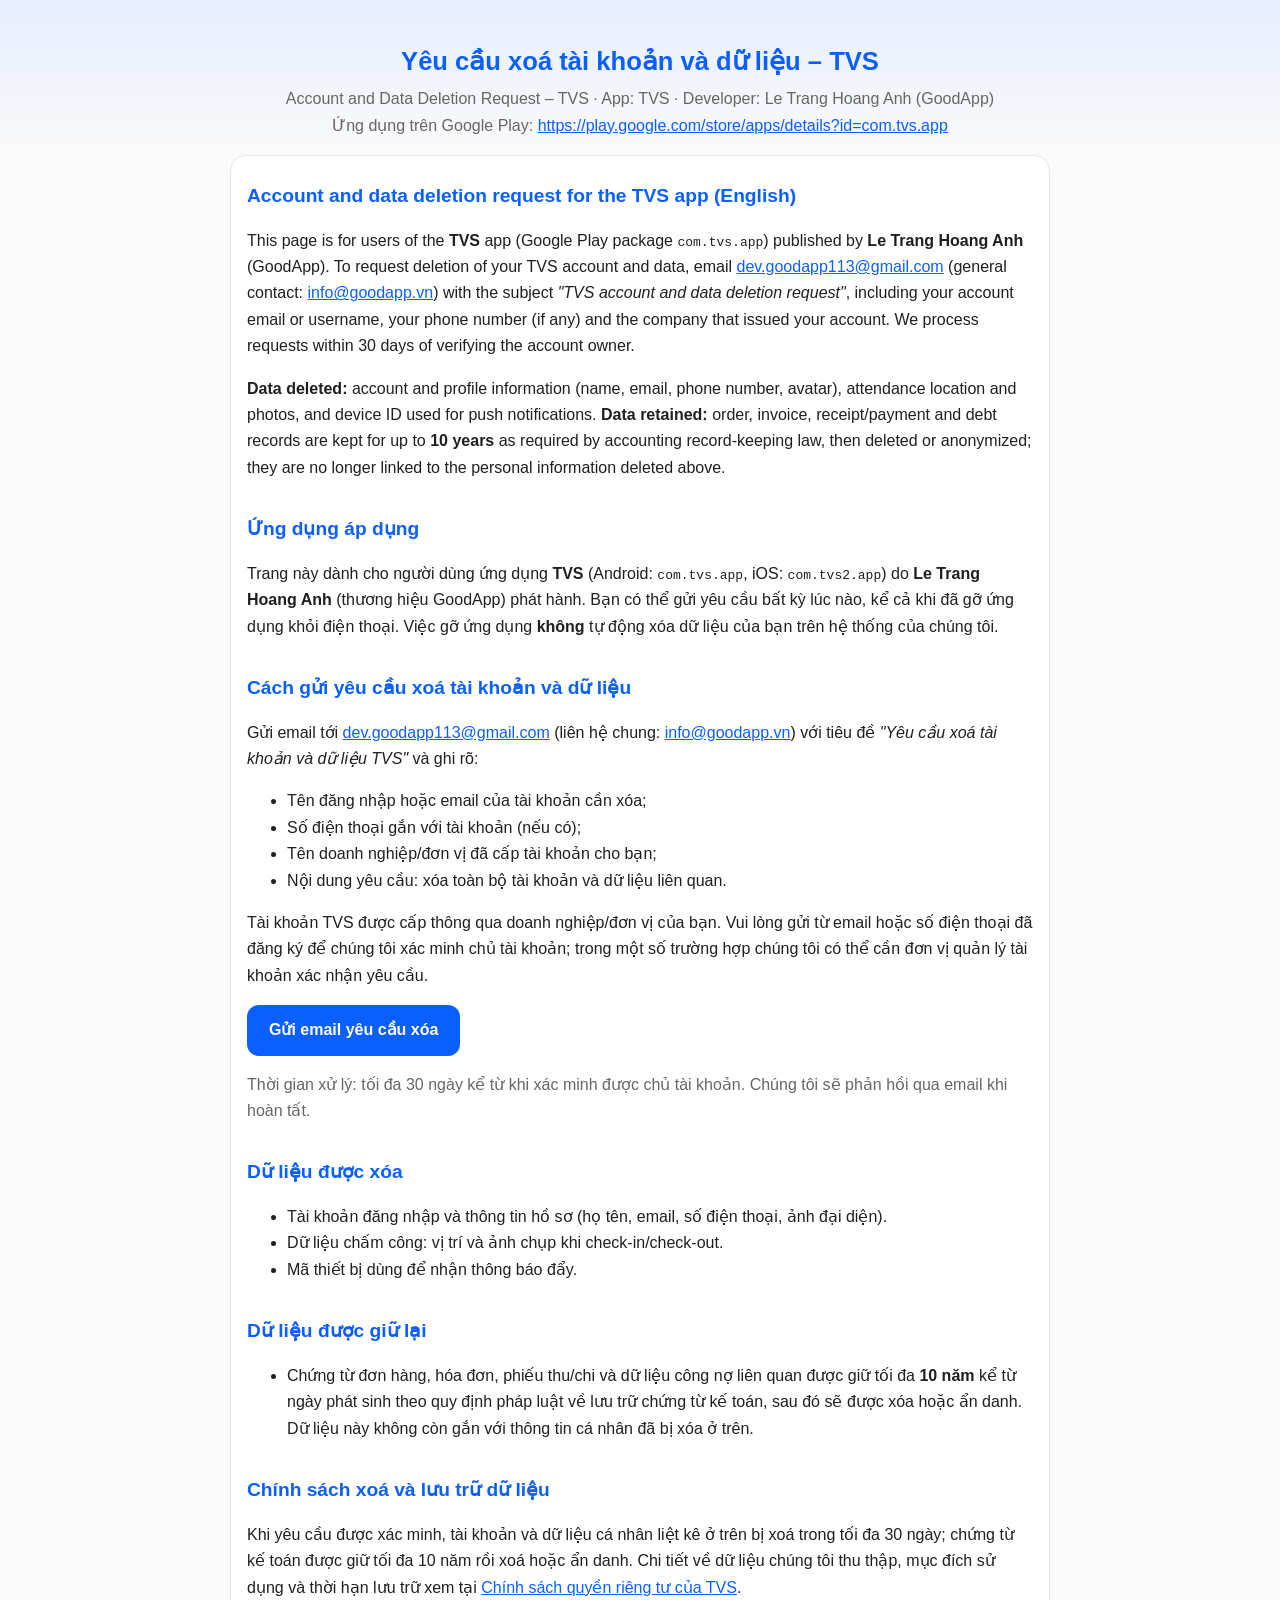
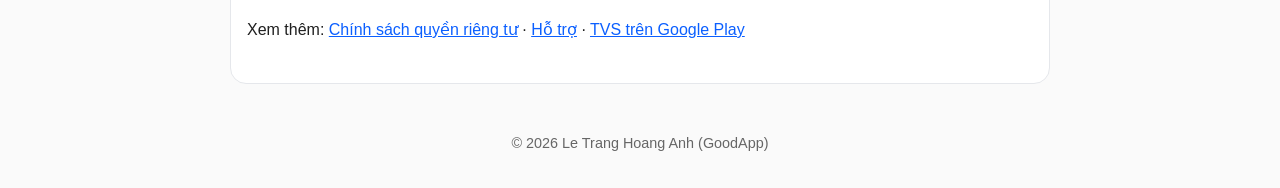
<file: index.html>
<!doctype html>
<html lang="vi">
<head>
  <meta charset="utf-8">
  <meta name="viewport" content="width=device-width, initial-scale=1">
  <title>Yêu cầu xoá tài khoản và dữ liệu – TVS</title>
  <meta name="description" content="Yêu cầu xoá tài khoản và dữ liệu của ứng dụng TVS (Google Play: com.tvs.app) do Le Trang Hoang Anh (GoodApp) phát hành.">
  <link rel="stylesheet" href="assets/style.css">
</head>
<body>
  <header>
    <h1>Yêu cầu xoá tài khoản và dữ liệu – TVS</h1>
    <p>Account and Data Deletion Request – TVS · App: TVS · Developer: Le Trang Hoang Anh (GoodApp)</p>
    <p>Ứng dụng trên Google Play: <a href="https://play.google.com/store/apps/details?id=com.tvs.app">https://play.google.com/store/apps/details?id=com.tvs.app</a></p>
  </header>

  <main>
    <h2>Account and data deletion request for the TVS app (English)</h2>
    <p>This page is for users of the <strong>TVS</strong> app (Google Play package <code>com.tvs.app</code>) published by <strong>Le Trang Hoang Anh</strong> (GoodApp). To request deletion of your TVS account and data, email <a href="mailto:dev.goodapp113@gmail.com">dev.goodapp113@gmail.com</a> (general contact: <a href="mailto:info@goodapp.vn">info@goodapp.vn</a>) with the subject <em>"TVS account and data deletion request"</em>, including your account email or username, your phone number (if any) and the company that issued your account. We process requests within 30 days of verifying the account owner.</p>
    <p><strong>Data deleted:</strong> account and profile information (name, email, phone number, avatar), attendance location and photos, and device ID used for push notifications. <strong>Data retained:</strong> order, invoice, receipt/payment and debt records are kept for up to <strong>10 years</strong> as required by accounting record-keeping law, then deleted or anonymized; they are no longer linked to the personal information deleted above.</p>

    <h2>Ứng dụng áp dụng</h2>
    <p>Trang này dành cho người dùng ứng dụng <strong>TVS</strong> (Android: <code>com.tvs.app</code>, iOS: <code>com.tvs2.app</code>) do <strong>Le Trang Hoang Anh</strong> (thương hiệu GoodApp) phát hành. Bạn có thể gửi yêu cầu bất kỳ lúc nào, kể cả khi đã gỡ ứng dụng khỏi điện thoại. Việc gỡ ứng dụng <strong>không</strong> tự động xóa dữ liệu của bạn trên hệ thống của chúng tôi.</p>

    <h2>Cách gửi yêu cầu xoá tài khoản và dữ liệu</h2>
    <p>Gửi email tới <a href="mailto:dev.goodapp113@gmail.com">dev.goodapp113@gmail.com</a> (liên hệ chung: <a href="mailto:info@goodapp.vn">info@goodapp.vn</a>) với tiêu đề <em>"Yêu cầu xoá tài khoản và dữ liệu TVS"</em> và ghi rõ:</p>
    <ul>
      <li>Tên đăng nhập hoặc email của tài khoản cần xóa;</li>
      <li>Số điện thoại gắn với tài khoản (nếu có);</li>
      <li>Tên doanh nghiệp/đơn vị đã cấp tài khoản cho bạn;</li>
      <li>Nội dung yêu cầu: xóa toàn bộ tài khoản và dữ liệu liên quan.</li>
    </ul>
    <p>Tài khoản TVS được cấp thông qua doanh nghiệp/đơn vị của bạn. Vui lòng gửi từ email hoặc số điện thoại đã đăng ký để chúng tôi xác minh chủ tài khoản; trong một số trường hợp chúng tôi có thể cần đơn vị quản lý tài khoản xác nhận yêu cầu.</p>
    <p>
      <a class="btn" href="mailto:dev.goodapp113@gmail.com?subject=Y%C3%AAu%20c%E1%BA%A7u%20x%C3%B3a%20d%E1%BB%AF%20li%E1%BB%87u%20TVS&amp;body=T%C3%AAn%20%C4%91%C4%83ng%20nh%E1%BA%ADp%20%2F%20email%3A%20%0AS%E1%BB%91%20%C4%91i%E1%BB%87n%20tho%E1%BA%A1i%3A%20%0AT%C3%AAn%20doanh%20nghi%E1%BB%87p%3A%20">Gửi email yêu cầu xóa</a>
    </p>
    <p class="note">Thời gian xử lý: tối đa 30 ngày kể từ khi xác minh được chủ tài khoản. Chúng tôi sẽ phản hồi qua email khi hoàn tất.</p>

    <h2>Dữ liệu được xóa</h2>
    <ul>
      <li>Tài khoản đăng nhập và thông tin hồ sơ (họ tên, email, số điện thoại, ảnh đại diện).</li>
      <li>Dữ liệu chấm công: vị trí và ảnh chụp khi check-in/check-out.</li>
      <li>Mã thiết bị dùng để nhận thông báo đẩy.</li>
    </ul>

    <h2>Dữ liệu được giữ lại</h2>
    <ul>
      <li>Chứng từ đơn hàng, hóa đơn, phiếu thu/chi và dữ liệu công nợ liên quan được giữ tối đa <strong>10 năm</strong> kể từ ngày phát sinh theo quy định pháp luật về lưu trữ chứng từ kế toán, sau đó sẽ được xóa hoặc ẩn danh. Dữ liệu này không còn gắn với thông tin cá nhân đã bị xóa ở trên.</li>
    </ul>

    <h2>Chính sách xoá và lưu trữ dữ liệu</h2>
    <p>Khi yêu cầu được xác minh, tài khoản và dữ liệu cá nhân liệt kê ở trên bị xoá trong tối đa 30 ngày; chứng từ kế toán được giữ tối đa 10 năm rồi xoá hoặc ẩn danh. Chi tiết về dữ liệu chúng tôi thu thập, mục đích sử dụng và thời hạn lưu trữ xem tại <a href="privacy.html">Chính sách quyền riêng tư của TVS</a>.</p>
    <p>Xem thêm: <a href="privacy.html">Chính sách quyền riêng tư</a> · <a href="support.html">Hỗ trợ</a> · <a href="https://play.google.com/store/apps/details?id=com.tvs.app">TVS trên Google Play</a></p>
  </main>

  <footer>© 2026 Le Trang Hoang Anh (GoodApp)</footer>
</body>
</html>
</file>
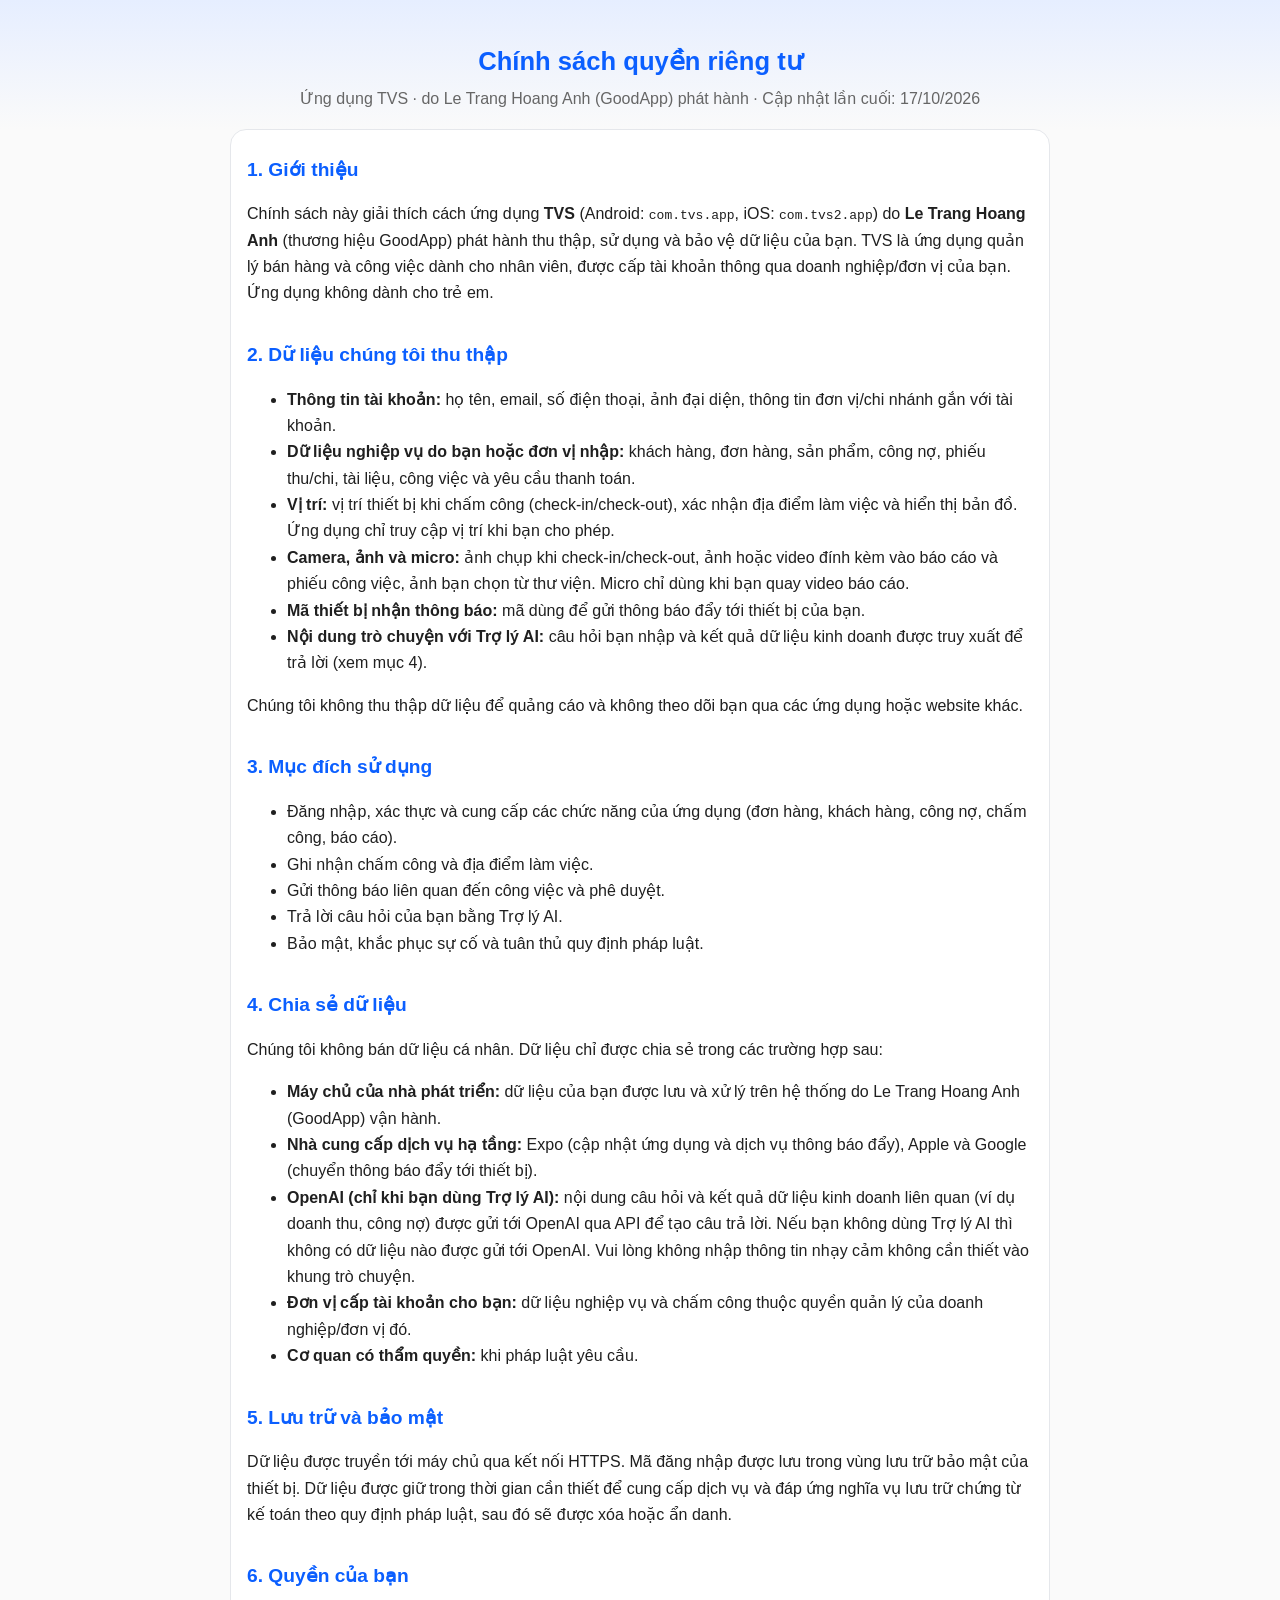
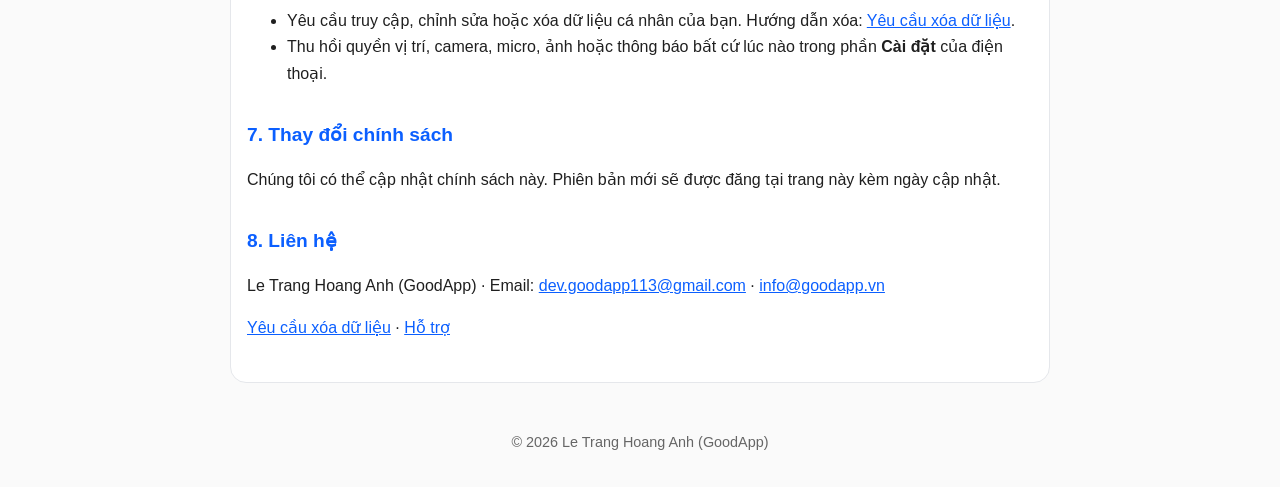
<file: privacy.html>
<!doctype html>
<html lang="vi">
<head>
  <meta charset="utf-8">
  <meta name="viewport" content="width=device-width, initial-scale=1">
  <title>Chính sách quyền riêng tư – TVS</title>
  <meta name="description" content="Chính sách quyền riêng tư của ứng dụng TVS (Android: com.tvs.app, iOS: com.tvs2.app) do Le Trang Hoang Anh (GoodApp) phát hành.">
  <link rel="stylesheet" href="assets/style.css">
</head>
<body>
  <header>
    <h1>Chính sách quyền riêng tư</h1>
    <p>Ứng dụng TVS · do Le Trang Hoang Anh (GoodApp) phát hành · Cập nhật lần cuối: 17/10/2026</p>
  </header>

  <main>
    <h2>1. Giới thiệu</h2>
    <p>Chính sách này giải thích cách ứng dụng <strong>TVS</strong> (Android: <code>com.tvs.app</code>, iOS: <code>com.tvs2.app</code>) do <strong>Le Trang Hoang Anh</strong> (thương hiệu GoodApp) phát hành thu thập, sử dụng và bảo vệ dữ liệu của bạn. TVS là ứng dụng quản lý bán hàng và công việc dành cho nhân viên, được cấp tài khoản thông qua doanh nghiệp/đơn vị của bạn. Ứng dụng không dành cho trẻ em.</p>

    <h2>2. Dữ liệu chúng tôi thu thập</h2>
    <ul>
      <li><strong>Thông tin tài khoản:</strong> họ tên, email, số điện thoại, ảnh đại diện, thông tin đơn vị/chi nhánh gắn với tài khoản.</li>
      <li><strong>Dữ liệu nghiệp vụ do bạn hoặc đơn vị nhập:</strong> khách hàng, đơn hàng, sản phẩm, công nợ, phiếu thu/chi, tài liệu, công việc và yêu cầu thanh toán.</li>
      <li><strong>Vị trí:</strong> vị trí thiết bị khi chấm công (check-in/check-out), xác nhận địa điểm làm việc và hiển thị bản đồ. Ứng dụng chỉ truy cập vị trí khi bạn cho phép.</li>
      <li><strong>Camera, ảnh và micro:</strong> ảnh chụp khi check-in/check-out, ảnh hoặc video đính kèm vào báo cáo và phiếu công việc, ảnh bạn chọn từ thư viện. Micro chỉ dùng khi bạn quay video báo cáo.</li>
      <li><strong>Mã thiết bị nhận thông báo:</strong> mã dùng để gửi thông báo đẩy tới thiết bị của bạn.</li>
      <li><strong>Nội dung trò chuyện với Trợ lý AI:</strong> câu hỏi bạn nhập và kết quả dữ liệu kinh doanh được truy xuất để trả lời (xem mục 4).</li>
    </ul>
    <p>Chúng tôi không thu thập dữ liệu để quảng cáo và không theo dõi bạn qua các ứng dụng hoặc website khác.</p>

    <h2>3. Mục đích sử dụng</h2>
    <ul>
      <li>Đăng nhập, xác thực và cung cấp các chức năng của ứng dụng (đơn hàng, khách hàng, công nợ, chấm công, báo cáo).</li>
      <li>Ghi nhận chấm công và địa điểm làm việc.</li>
      <li>Gửi thông báo liên quan đến công việc và phê duyệt.</li>
      <li>Trả lời câu hỏi của bạn bằng Trợ lý AI.</li>
      <li>Bảo mật, khắc phục sự cố và tuân thủ quy định pháp luật.</li>
    </ul>

    <h2>4. Chia sẻ dữ liệu</h2>
    <p>Chúng tôi không bán dữ liệu cá nhân. Dữ liệu chỉ được chia sẻ trong các trường hợp sau:</p>
    <ul>
      <li><strong>Máy chủ của nhà phát triển:</strong> dữ liệu của bạn được lưu và xử lý trên hệ thống do Le Trang Hoang Anh (GoodApp) vận hành.</li>
      <li><strong>Nhà cung cấp dịch vụ hạ tầng:</strong> Expo (cập nhật ứng dụng và dịch vụ thông báo đẩy), Apple và Google (chuyển thông báo đẩy tới thiết bị).</li>
      <li><strong>OpenAI (chỉ khi bạn dùng Trợ lý AI):</strong> nội dung câu hỏi và kết quả dữ liệu kinh doanh liên quan (ví dụ doanh thu, công nợ) được gửi tới OpenAI qua API để tạo câu trả lời. Nếu bạn không dùng Trợ lý AI thì không có dữ liệu nào được gửi tới OpenAI. Vui lòng không nhập thông tin nhạy cảm không cần thiết vào khung trò chuyện.</li>
      <li><strong>Đơn vị cấp tài khoản cho bạn:</strong> dữ liệu nghiệp vụ và chấm công thuộc quyền quản lý của doanh nghiệp/đơn vị đó.</li>
      <li><strong>Cơ quan có thẩm quyền:</strong> khi pháp luật yêu cầu.</li>
    </ul>

    <h2>5. Lưu trữ và bảo mật</h2>
    <p>Dữ liệu được truyền tới máy chủ qua kết nối HTTPS. Mã đăng nhập được lưu trong vùng lưu trữ bảo mật của thiết bị. Dữ liệu được giữ trong thời gian cần thiết để cung cấp dịch vụ và đáp ứng nghĩa vụ lưu trữ chứng từ kế toán theo quy định pháp luật, sau đó sẽ được xóa hoặc ẩn danh.</p>

    <h2>6. Quyền của bạn</h2>
    <ul>
      <li>Yêu cầu truy cập, chỉnh sửa hoặc xóa dữ liệu cá nhân của bạn. Hướng dẫn xóa: <a href="./">Yêu cầu xóa dữ liệu</a>.</li>
      <li>Thu hồi quyền vị trí, camera, micro, ảnh hoặc thông báo bất cứ lúc nào trong phần <strong>Cài đặt</strong> của điện thoại.</li>
    </ul>

    <h2>7. Thay đổi chính sách</h2>
    <p>Chúng tôi có thể cập nhật chính sách này. Phiên bản mới sẽ được đăng tại trang này kèm ngày cập nhật.</p>

    <h2>8. Liên hệ</h2>
    <p>Le Trang Hoang Anh (GoodApp) · Email: <a href="mailto:dev.goodapp113@gmail.com">dev.goodapp113@gmail.com</a> · <a href="mailto:info@goodapp.vn">info@goodapp.vn</a></p>
    <p><a href="./">Yêu cầu xóa dữ liệu</a> · <a href="support.html">Hỗ trợ</a></p>
  </main>

  <footer>© 2026 Le Trang Hoang Anh (GoodApp)</footer>
</body>
</html>
</file>
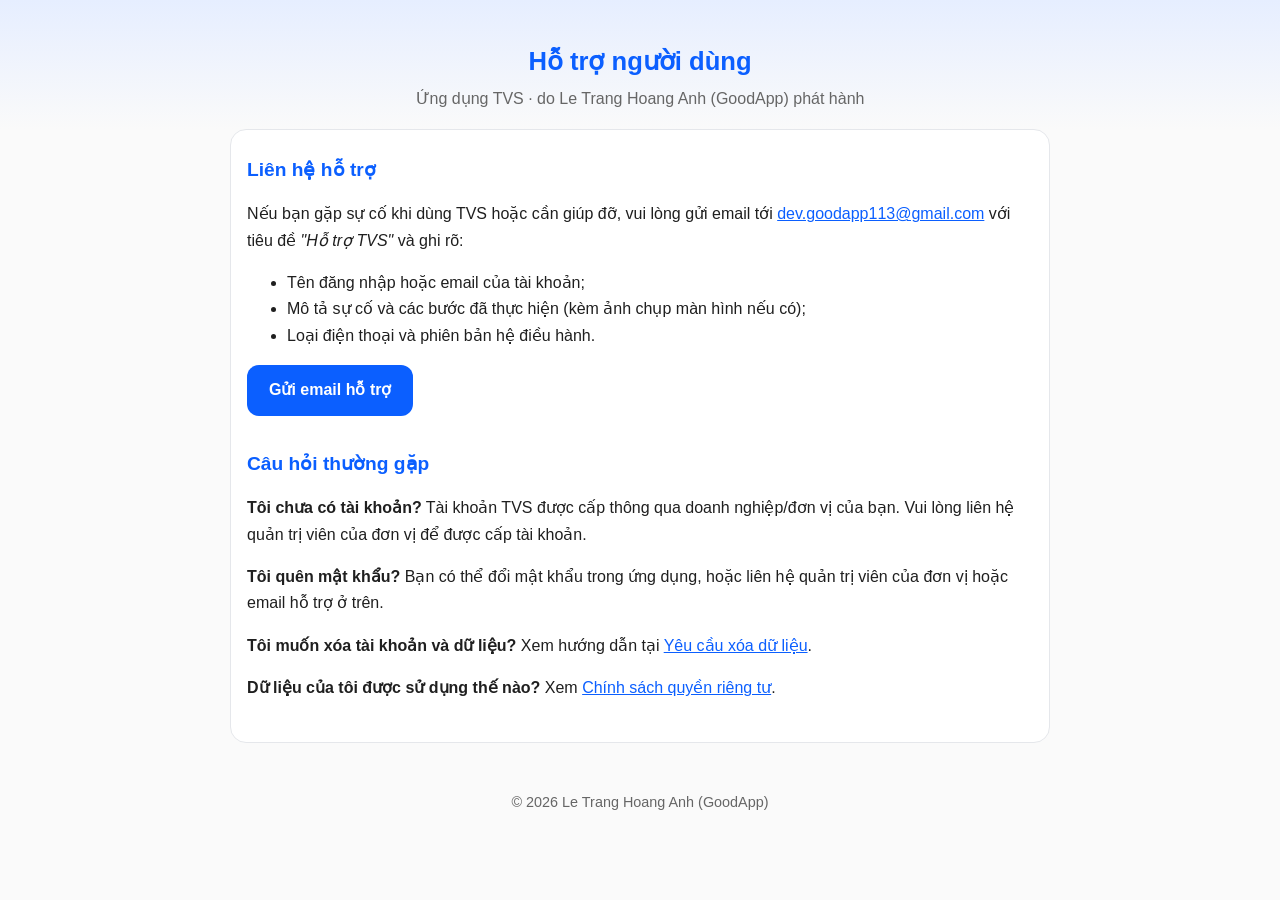
<file: support.html>
<!doctype html>
<html lang="vi">
<head>
  <meta charset="utf-8">
  <meta name="viewport" content="width=device-width, initial-scale=1">
  <title>Hỗ trợ – TVS</title>
  <meta name="description" content="Trang hỗ trợ người dùng ứng dụng TVS (Android: com.tvs.app, iOS: com.tvs2.app) do Le Trang Hoang Anh (GoodApp) phát hành.">
  <link rel="stylesheet" href="assets/style.css">
</head>
<body>
  <header>
    <h1>Hỗ trợ người dùng</h1>
    <p>Ứng dụng TVS · do Le Trang Hoang Anh (GoodApp) phát hành</p>
  </header>

  <main>
    <h2>Liên hệ hỗ trợ</h2>
    <p>Nếu bạn gặp sự cố khi dùng TVS hoặc cần giúp đỡ, vui lòng gửi email tới <a href="mailto:dev.goodapp113@gmail.com">dev.goodapp113@gmail.com</a> với tiêu đề <em>"Hỗ trợ TVS"</em> và ghi rõ:</p>
    <ul>
      <li>Tên đăng nhập hoặc email của tài khoản;</li>
      <li>Mô tả sự cố và các bước đã thực hiện (kèm ảnh chụp màn hình nếu có);</li>
      <li>Loại điện thoại và phiên bản hệ điều hành.</li>
    </ul>
    <p>
      <a class="btn" href="mailto:dev.goodapp113@gmail.com?subject=H%E1%BB%97%20tr%E1%BB%A3%20TVS">Gửi email hỗ trợ</a>
    </p>

    <h2>Câu hỏi thường gặp</h2>
    <p><strong>Tôi chưa có tài khoản?</strong> Tài khoản TVS được cấp thông qua doanh nghiệp/đơn vị của bạn. Vui lòng liên hệ quản trị viên của đơn vị để được cấp tài khoản.</p>
    <p><strong>Tôi quên mật khẩu?</strong> Bạn có thể đổi mật khẩu trong ứng dụng, hoặc liên hệ quản trị viên của đơn vị hoặc email hỗ trợ ở trên.</p>
    <p><strong>Tôi muốn xóa tài khoản và dữ liệu?</strong> Xem hướng dẫn tại <a href="./">Yêu cầu xóa dữ liệu</a>.</p>
    <p><strong>Dữ liệu của tôi được sử dụng thế nào?</strong> Xem <a href="privacy.html">Chính sách quyền riêng tư</a>.</p>
  </main>

  <footer>© 2026 Le Trang Hoang Anh (GoodApp)</footer>
</body>
</html>
</file>
<file: assets/style.css>
:root {
  --accent: #0b5fff;
  --accent-soft: #e6eeff;
  --text: #1f1f1f;
  --muted: #666;
  --border: #e5e7eb;
  --bg: #fafafa;
  --card: #fff;
}
@media (prefers-color-scheme: dark) {
  :root {
    --accent: #6ea0ff;
    --accent-soft: #14213d;
    --text: #ececec;
    --muted: #a8a8a8;
    --border: #333;
    --bg: #121212;
    --card: #1c1c1c;
  }
}
* { box-sizing: border-box; }
body {
  margin: 0;
  font-family: "Segoe UI", Roboto, "Helvetica Neue", Arial, sans-serif;
  line-height: 1.65;
  color: var(--text);
  background: var(--bg);
}
header {
  background: linear-gradient(180deg, var(--accent-soft), var(--bg));
  padding: 32px 16px 16px;
  text-align: center;
}
header h1 { margin: 8px 0 4px; font-size: 1.6rem; color: var(--accent); }
header p { margin: 0; color: var(--muted); }
main {
  max-width: 820px;
  width: calc(100% - 32px);
  margin: 0 auto 48px;
  padding: 24px 16px;
  background: var(--card);
  border: 1px solid var(--border);
  border-radius: 16px;
}
h2 { font-size: 1.2rem; color: var(--accent); margin-top: 32px; }
h2:first-child { margin-top: 0; }
a { color: var(--accent); }
.btn {
  display: inline-block;
  padding: 12px 22px;
  border-radius: 12px;
  background: var(--accent);
  color: #fff;
  text-decoration: none;
  font-weight: 600;
}
.note { color: var(--muted); }
footer { text-align: center; color: var(--muted); padding-bottom: 32px; font-size: 0.9rem; }
</file>
